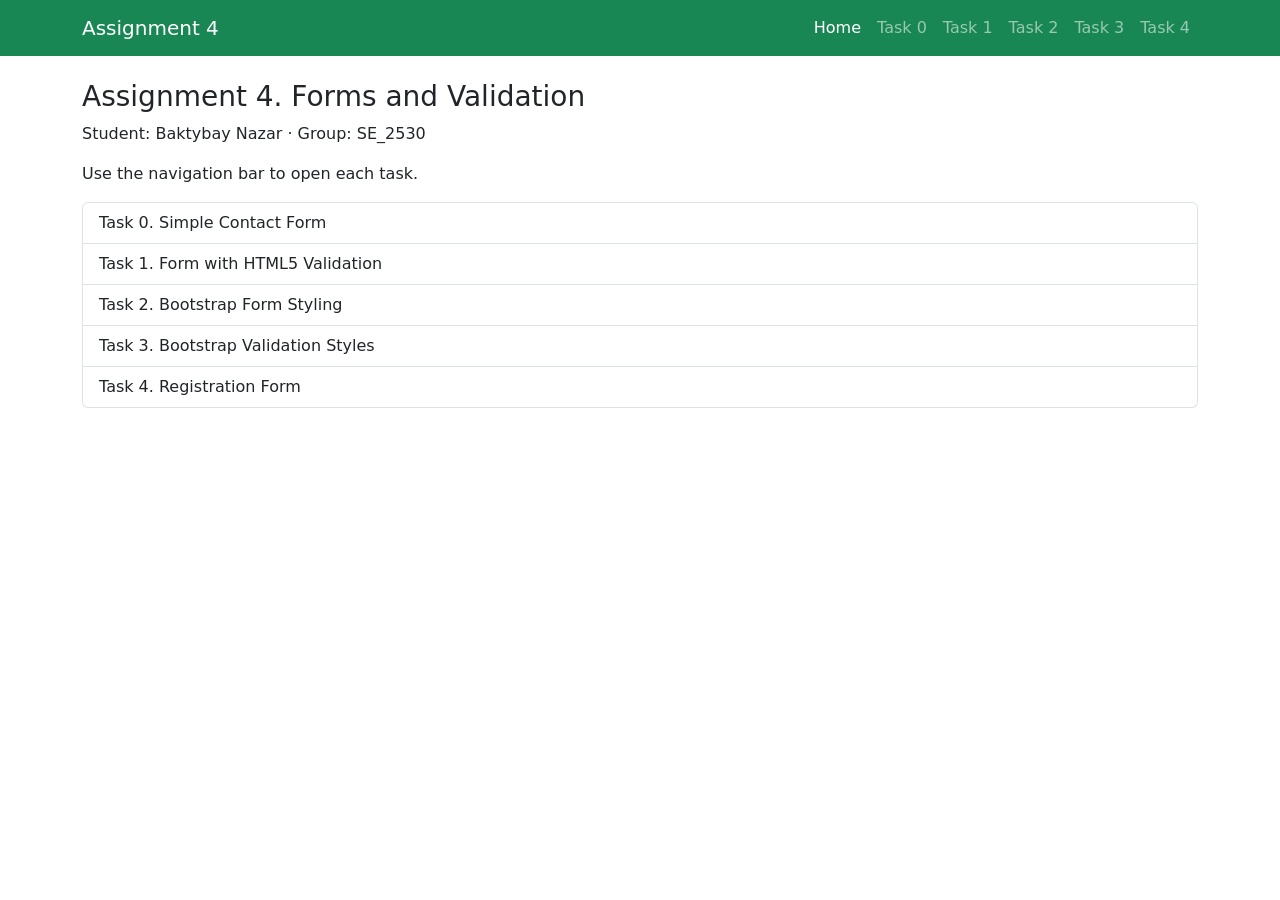
<file: index.html>
<!DOCTYPE html>
<html lang="en">
<head>
  <meta charset="UTF-8">
  <meta name="viewport" content="width=device-width, initial-scale=1">
  <title>Assignment 4. Forms and Validation</title>
  <link rel="stylesheet" href="https://cdn.jsdelivr.net/npm/bootstrap@5.3.3/dist/css/bootstrap.min.css">
</head>
<body>
  <nav class="navbar navbar-expand bg-success" data-bs-theme="dark">
    <div class="container flex-wrap">
      <a class="navbar-brand" href="index.html">Assignment 4</a>
      <ul class="navbar-nav flex-wrap">
        <li class="nav-item"><a class="nav-link active" aria-current="page" href="index.html">Home</a></li>
        <li class="nav-item"><a class="nav-link" href="task0.html">Task 0</a></li>
        <li class="nav-item"><a class="nav-link" href="task1.html">Task 1</a></li>
        <li class="nav-item"><a class="nav-link" href="task2.html">Task 2</a></li>
        <li class="nav-item"><a class="nav-link" href="task3.html">Task 3</a></li>
        <li class="nav-item"><a class="nav-link" href="task4.html">Task 4</a></li>
      </ul>
    </div>
  </nav>

  <main class="container my-4">
    <h1 class="h3">Assignment 4. Forms and Validation</h1>
    <p>Student: Baktybay Nazar &middot; Group: SE_2530</p>
    <p>Use the navigation bar to open each task.</p>
    <div class="list-group">
      <a class="list-group-item list-group-item-action" href="task0.html">Task 0. Simple Contact Form</a>
      <a class="list-group-item list-group-item-action" href="task1.html">Task 1. Form with HTML5 Validation</a>
      <a class="list-group-item list-group-item-action" href="task2.html">Task 2. Bootstrap Form Styling</a>
      <a class="list-group-item list-group-item-action" href="task3.html">Task 3. Bootstrap Validation Styles</a>
      <a class="list-group-item list-group-item-action" href="task4.html">Task 4. Registration Form</a>
    </div>
  </main>

</body>
</html>
</file>
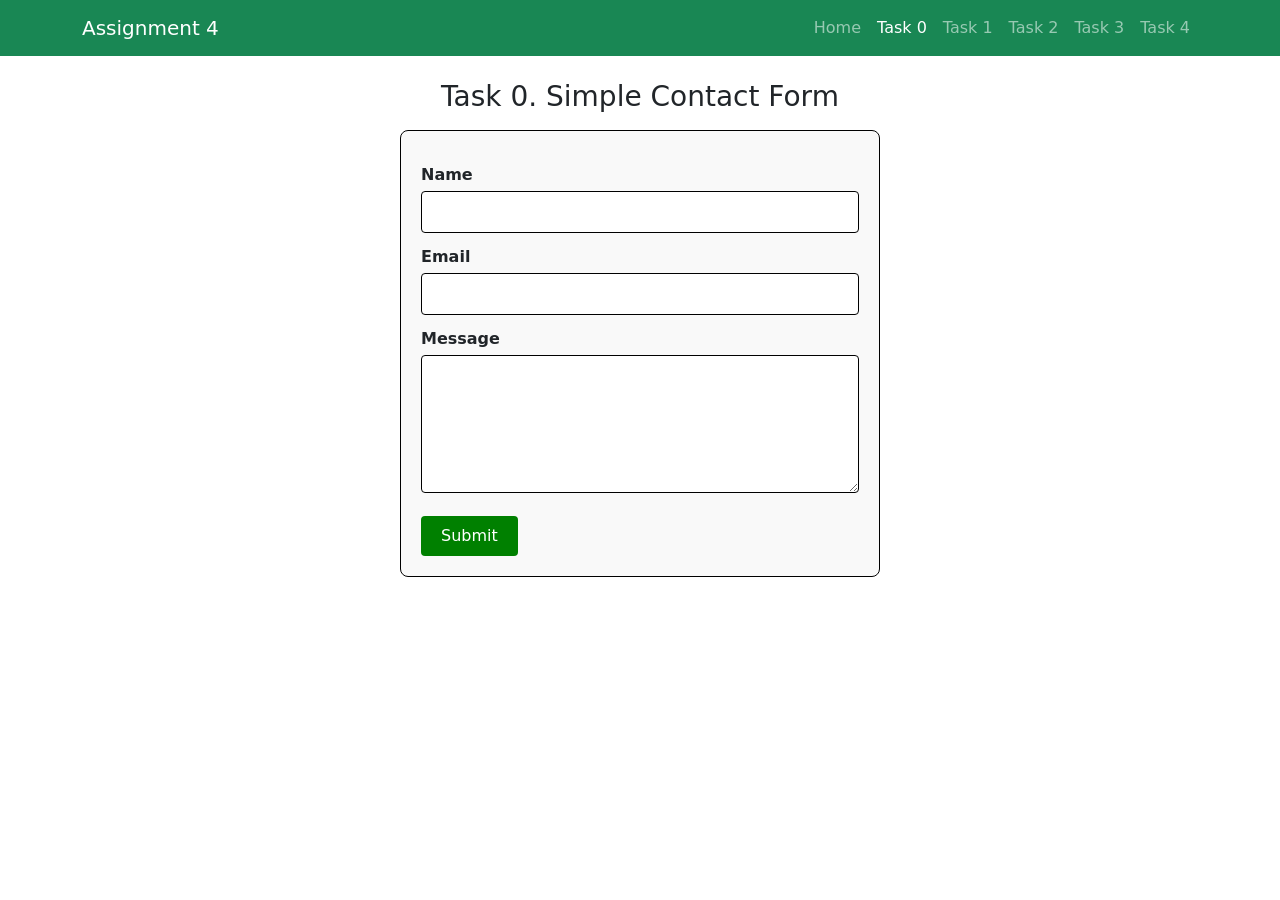
<file: task0.html>
<!DOCTYPE html>
<html lang="en">
<head>
  <meta charset="UTF-8">
  <meta name="viewport" content="width=device-width, initial-scale=1">
  <title>Task 0. Simple Contact Form</title>
  <link rel="stylesheet" href="https://cdn.jsdelivr.net/npm/bootstrap@5.3.3/dist/css/bootstrap.min.css">
  <link rel="stylesheet" href="style.css">
</head>
<body>
  <nav class="navbar navbar-expand bg-success" data-bs-theme="dark">
    <div class="container flex-wrap">
      <a class="navbar-brand" href="index.html">Assignment 4</a>
      <ul class="navbar-nav flex-wrap">
        <li class="nav-item"><a class="nav-link" href="index.html">Home</a></li>
        <li class="nav-item"><a class="nav-link active" aria-current="page" href="task0.html">Task 0</a></li>
        <li class="nav-item"><a class="nav-link" href="task1.html">Task 1</a></li>
        <li class="nav-item"><a class="nav-link" href="task2.html">Task 2</a></li>
        <li class="nav-item"><a class="nav-link" href="task3.html">Task 3</a></li>
        <li class="nav-item"><a class="nav-link" href="task4.html">Task 4</a></li>
      </ul>
    </div>
  </nav>

  <main class="container my-4">
    <h1 class="h3 text-center mb-3">Task 0. Simple Contact Form</h1>

    <form class="simple-form" action="#" method="get">
      <label for="name">Name</label>
      <input type="text" id="name" name="name">

      <label for="email">Email</label>
      <input type="email" id="email" name="email">

      <label for="message">Message</label>
      <textarea id="message" name="message" rows="5"></textarea>

      <button type="submit">Submit</button>
    </form>
  </main>

</body>
</html>
</file>
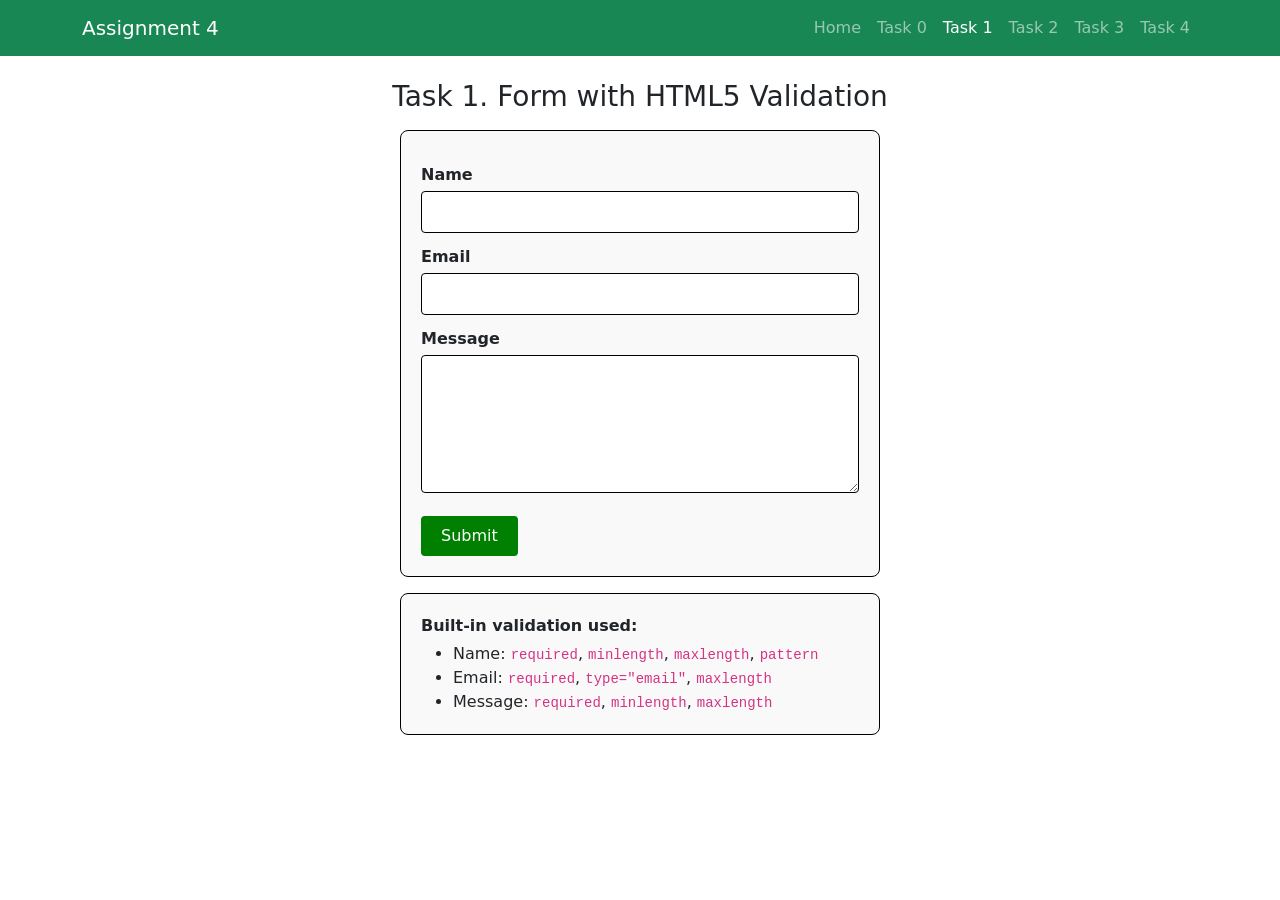
<file: task1.html>
<!DOCTYPE html>
<html lang="en">
<head>
  <meta charset="UTF-8">
  <meta name="viewport" content="width=device-width, initial-scale=1">
  <title>Task 1. Form with HTML5 Validation</title>
  <link rel="stylesheet" href="https://cdn.jsdelivr.net/npm/bootstrap@5.3.3/dist/css/bootstrap.min.css">
  <link rel="stylesheet" href="style.css">
</head>
<body>
  <nav class="navbar navbar-expand bg-success" data-bs-theme="dark">
    <div class="container flex-wrap">
      <a class="navbar-brand" href="index.html">Assignment 4</a>
      <ul class="navbar-nav flex-wrap">
        <li class="nav-item"><a class="nav-link" href="index.html">Home</a></li>
        <li class="nav-item"><a class="nav-link" href="task0.html">Task 0</a></li>
        <li class="nav-item"><a class="nav-link active" aria-current="page" href="task1.html">Task 1</a></li>
        <li class="nav-item"><a class="nav-link" href="task2.html">Task 2</a></li>
        <li class="nav-item"><a class="nav-link" href="task3.html">Task 3</a></li>
        <li class="nav-item"><a class="nav-link" href="task4.html">Task 4</a></li>
      </ul>
    </div>
  </nav>

  <main class="container my-4">
    <h1 class="h3 text-center mb-3">Task 1. Form with HTML5 Validation</h1>

    <form class="simple-form" action="#" method="get">
      <label for="name">Name</label>
      <input type="text" id="name" name="name" required minlength="2" maxlength="50"
             pattern="[\p{L} '\-]{2,50}" title="Letters only, 2 to 50 characters">

      <label for="email">Email</label>
      <input type="email" id="email" name="email" required maxlength="100">

      <label for="message">Message</label>
      <textarea id="message" name="message" rows="5" required minlength="10" maxlength="200"></textarea>

      <button type="submit">Submit</button>
    </form>

    <div class="simple-form mt-3">
      <p class="mb-1"><strong>Built-in validation used:</strong></p>
      <ul class="mb-0">
        <li>Name: <code>required</code>, <code>minlength</code>, <code>maxlength</code>, <code>pattern</code></li>
        <li>Email: <code>required</code>, <code>type="email"</code>, <code>maxlength</code></li>
        <li>Message: <code>required</code>, <code>minlength</code>, <code>maxlength</code></li>
      </ul>
    </div>
  </main>

</body>
</html>
</file>
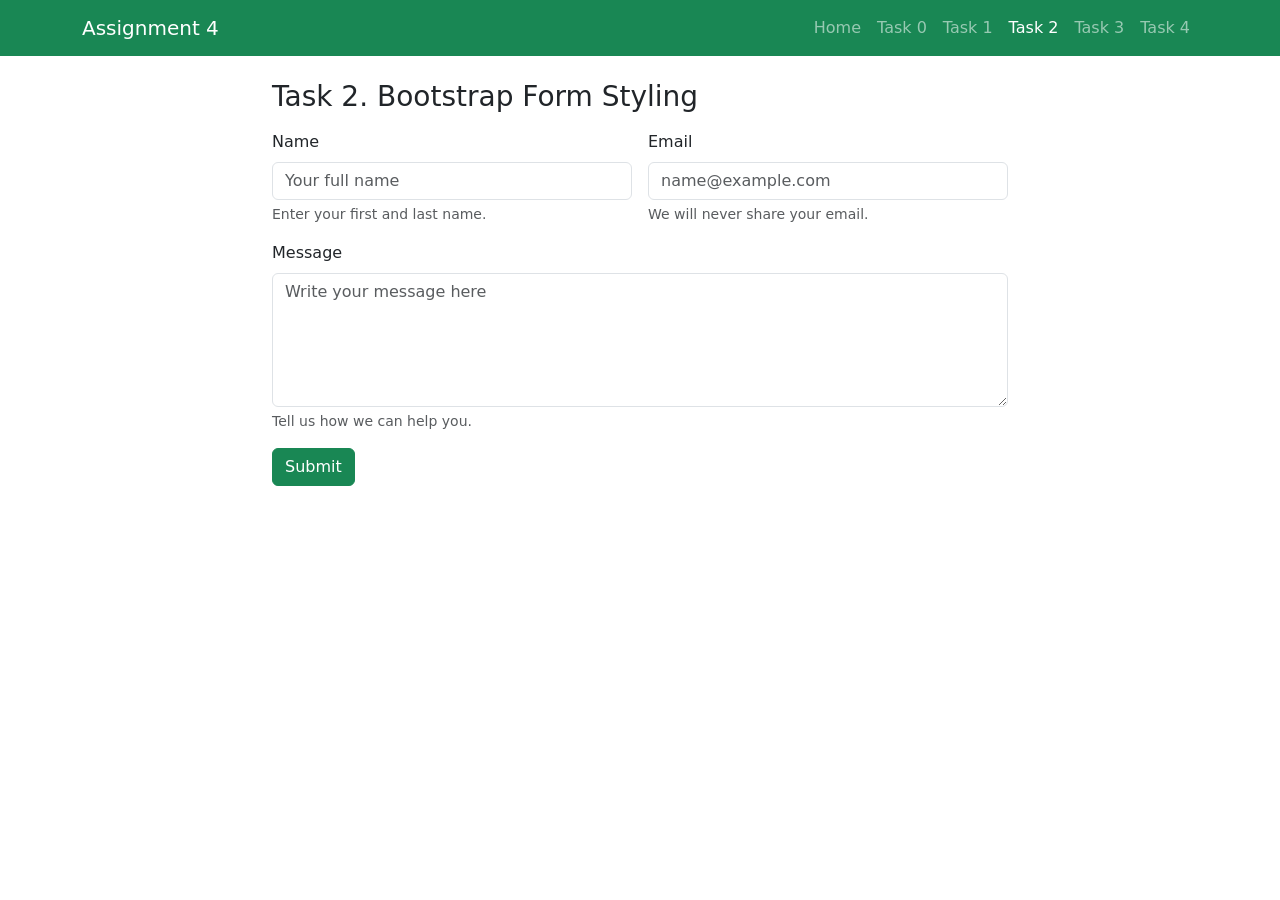
<file: task2.html>
<!DOCTYPE html>
<html lang="en">
<head>
  <meta charset="UTF-8">
  <meta name="viewport" content="width=device-width, initial-scale=1">
  <title>Task 2. Bootstrap Form Styling</title>
  <link rel="stylesheet" href="https://cdn.jsdelivr.net/npm/bootstrap@5.3.3/dist/css/bootstrap.min.css">
</head>
<body>
  <nav class="navbar navbar-expand bg-success" data-bs-theme="dark">
    <div class="container flex-wrap">
      <a class="navbar-brand" href="index.html">Assignment 4</a>
      <ul class="navbar-nav flex-wrap">
        <li class="nav-item"><a class="nav-link" href="index.html">Home</a></li>
        <li class="nav-item"><a class="nav-link" href="task0.html">Task 0</a></li>
        <li class="nav-item"><a class="nav-link" href="task1.html">Task 1</a></li>
        <li class="nav-item"><a class="nav-link active" aria-current="page" href="task2.html">Task 2</a></li>
        <li class="nav-item"><a class="nav-link" href="task3.html">Task 3</a></li>
        <li class="nav-item"><a class="nav-link" href="task4.html">Task 4</a></li>
      </ul>
    </div>
  </nav>

  <main class="container my-4">
    <div class="row justify-content-center">
      <div class="col-lg-8">
        <h1 class="h3 mb-3">Task 2. Bootstrap Form Styling</h1>

        <form action="#" method="get">
          <div class="row g-3">
            <div class="col-md-6">
              <label for="name" class="form-label">Name</label>
              <input type="text" class="form-control" id="name" name="name" placeholder="Your full name">
              <div class="form-text">Enter your first and last name.</div>
            </div>

            <div class="col-md-6">
              <label for="email" class="form-label">Email</label>
              <input type="email" class="form-control" id="email" name="email" placeholder="name@example.com">
              <div class="form-text">We will never share your email.</div>
            </div>

            <div class="col-12">
              <label for="message" class="form-label">Message</label>
              <textarea class="form-control" id="message" name="message" rows="5" placeholder="Write your message here"></textarea>
              <div class="form-text">Tell us how we can help you.</div>
            </div>

            <div class="col-12">
              <button type="submit" class="btn btn-success">Submit</button>
            </div>
          </div>
        </form>
      </div>
    </div>
  </main>

</body>
</html>
</file>
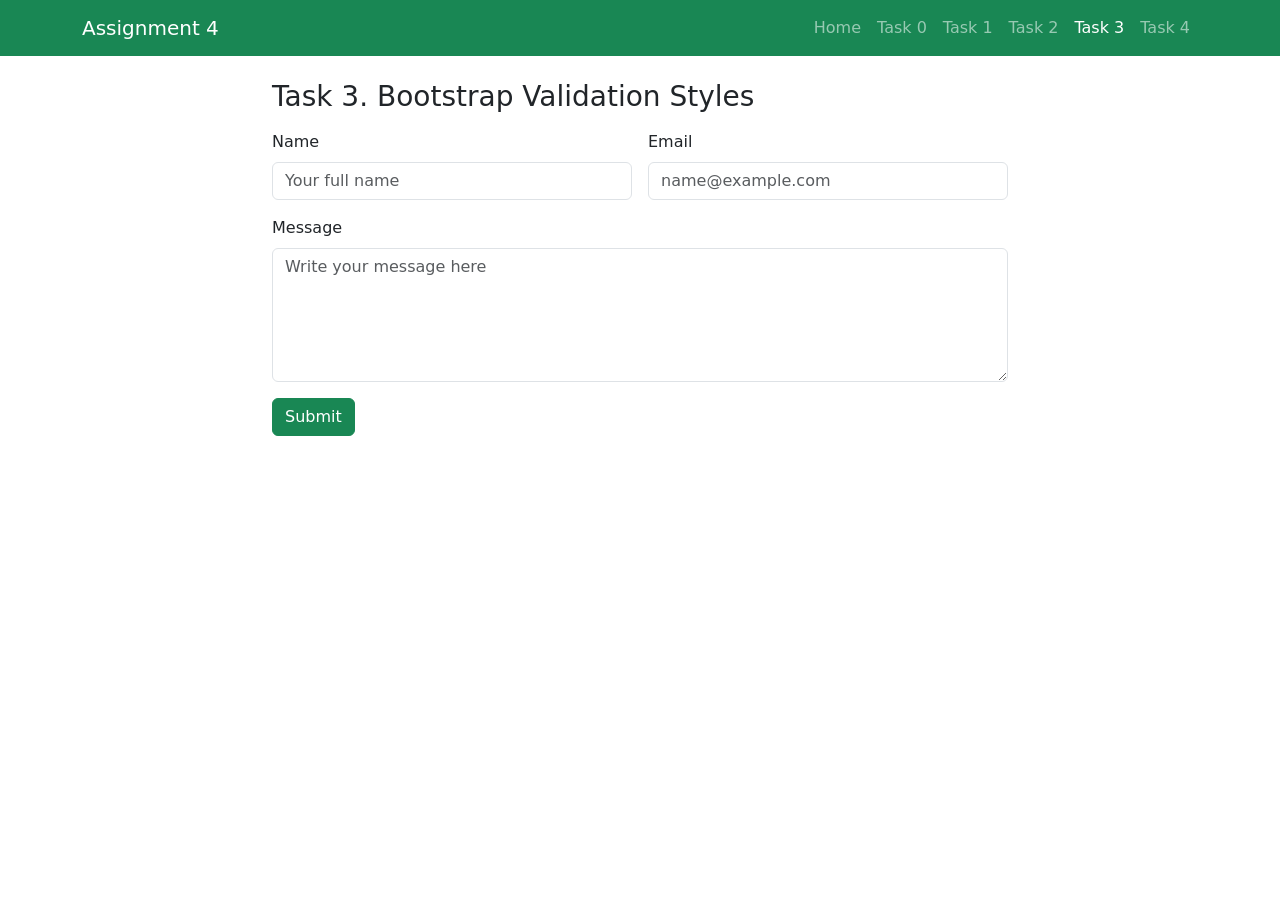
<file: task3.html>
<!DOCTYPE html>
<html lang="en">
<head>
  <meta charset="UTF-8">
  <meta name="viewport" content="width=device-width, initial-scale=1">
  <title>Task 3. Bootstrap Validation Styles</title>
  <link rel="stylesheet" href="https://cdn.jsdelivr.net/npm/bootstrap@5.3.3/dist/css/bootstrap.min.css">
</head>
<body>
  <nav class="navbar navbar-expand bg-success" data-bs-theme="dark">
    <div class="container flex-wrap">
      <a class="navbar-brand" href="index.html">Assignment 4</a>
      <ul class="navbar-nav flex-wrap">
        <li class="nav-item"><a class="nav-link" href="index.html">Home</a></li>
        <li class="nav-item"><a class="nav-link" href="task0.html">Task 0</a></li>
        <li class="nav-item"><a class="nav-link" href="task1.html">Task 1</a></li>
        <li class="nav-item"><a class="nav-link" href="task2.html">Task 2</a></li>
        <li class="nav-item"><a class="nav-link active" aria-current="page" href="task3.html">Task 3</a></li>
        <li class="nav-item"><a class="nav-link" href="task4.html">Task 4</a></li>
      </ul>
    </div>
  </nav>

  <main class="container my-4">
    <div class="row justify-content-center">
      <div class="col-lg-8">
        <h1 class="h3 mb-3">Task 3. Bootstrap Validation Styles</h1>

        <form id="contactForm" action="#" novalidate>
          <div class="alert alert-success d-none success-message" role="alert">Form submitted successfully!</div>

          <div class="row g-3">
            <div class="col-md-6">
              <label for="name" class="form-label">Name</label>
              <input type="text" class="form-control" id="name" name="name" placeholder="Your full name"
                     required minlength="2" maxlength="50"
                     data-required="Name is required" data-invalid="Name must be at least 2 characters">
              <div class="valid-feedback">Looks good!</div>
              <div class="invalid-feedback">Name is required</div>
            </div>

            <div class="col-md-6">
              <label for="email" class="form-label">Email</label>
              <input type="email" class="form-control" id="email" name="email" placeholder="name@example.com"
                     required
                     data-required="Email is required" data-invalid="Please enter a valid email address">
              <div class="valid-feedback">Looks good!</div>
              <div class="invalid-feedback">Email is required</div>
            </div>

            <div class="col-12">
              <label for="message" class="form-label">Message</label>
              <textarea class="form-control" id="message" name="message" rows="5" placeholder="Write your message here"
                        required minlength="10" maxlength="200"
                        data-required="Message is required" data-invalid="Message must be at least 10 characters"></textarea>
              <div class="valid-feedback">Looks good!</div>
              <div class="invalid-feedback">Message is required</div>
            </div>

            <div class="col-12">
              <button type="submit" class="btn btn-success">Submit</button>
            </div>
          </div>
        </form>
      </div>
    </div>
  </main>

  <script src="validation.js"></script>
</body>
</html>
</file>
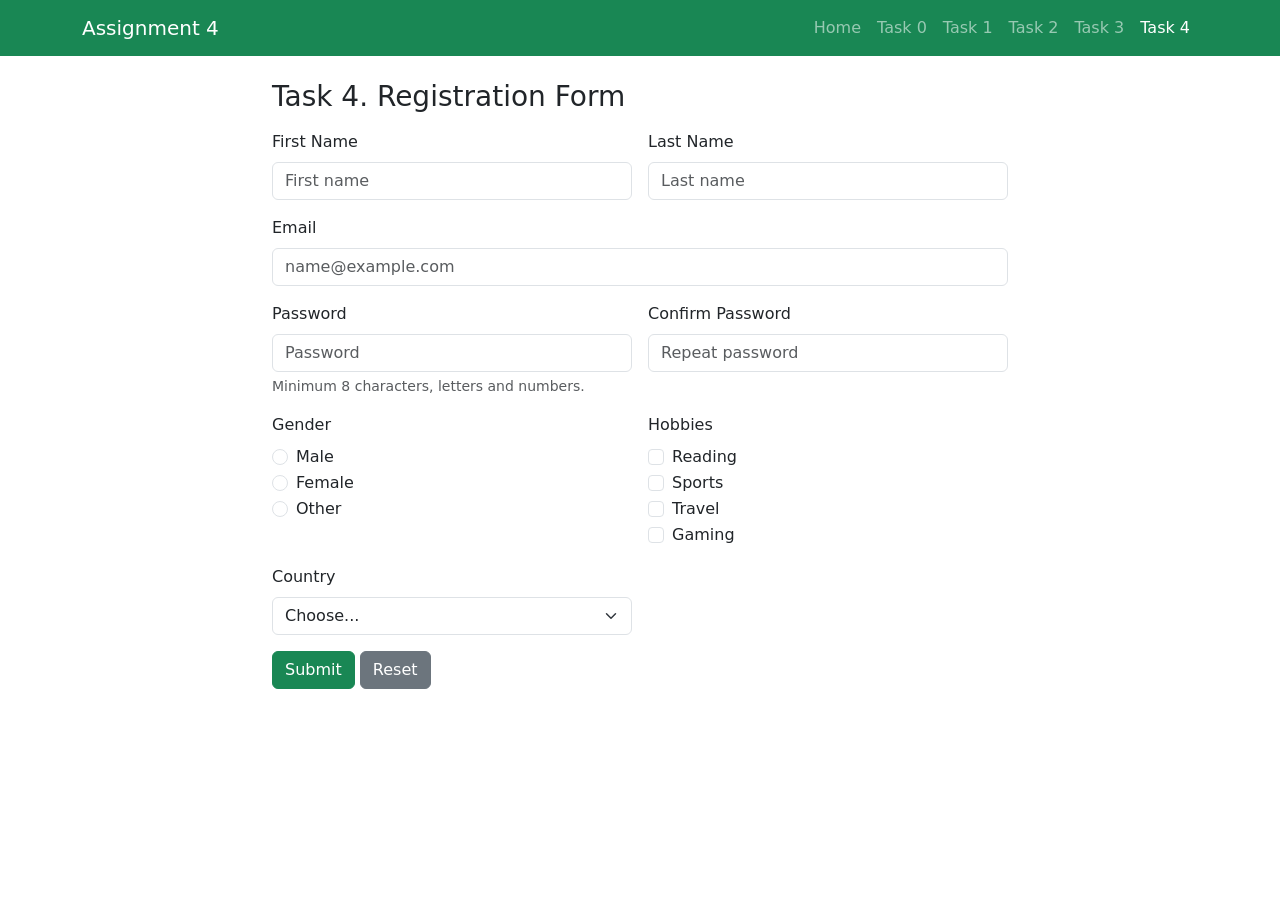
<file: task4.html>
<!DOCTYPE html>
<html lang="en">
<head>
  <meta charset="UTF-8">
  <meta name="viewport" content="width=device-width, initial-scale=1">
  <title>Task 4. Registration Form</title>
  <link rel="stylesheet" href="https://cdn.jsdelivr.net/npm/bootstrap@5.3.3/dist/css/bootstrap.min.css">
</head>
<body>
  <nav class="navbar navbar-expand bg-success" data-bs-theme="dark">
    <div class="container flex-wrap">
      <a class="navbar-brand" href="index.html">Assignment 4</a>
      <ul class="navbar-nav flex-wrap">
        <li class="nav-item"><a class="nav-link" href="index.html">Home</a></li>
        <li class="nav-item"><a class="nav-link" href="task0.html">Task 0</a></li>
        <li class="nav-item"><a class="nav-link" href="task1.html">Task 1</a></li>
        <li class="nav-item"><a class="nav-link" href="task2.html">Task 2</a></li>
        <li class="nav-item"><a class="nav-link" href="task3.html">Task 3</a></li>
        <li class="nav-item"><a class="nav-link active" aria-current="page" href="task4.html">Task 4</a></li>
      </ul>
    </div>
  </nav>

  <main class="container my-4">
    <div class="row justify-content-center">
      <div class="col-lg-8">
        <h1 class="h3 mb-3">Task 4. Registration Form</h1>

        <form id="registerForm" action="#" novalidate>
          <div class="alert alert-success d-none success-message" role="alert">Registration completed successfully!</div>

          <div class="row g-3">
            <div class="col-md-6">
              <label for="firstName" class="form-label">First Name</label>
              <input type="text" class="form-control" id="firstName" name="firstName" placeholder="First name"
                     required minlength="2" maxlength="30"
                     data-required="First name is required" data-invalid="First name must be at least 2 characters">
              <div class="valid-feedback">Looks good!</div>
              <div class="invalid-feedback">First name is required</div>
            </div>

            <div class="col-md-6">
              <label for="lastName" class="form-label">Last Name</label>
              <input type="text" class="form-control" id="lastName" name="lastName" placeholder="Last name"
                     required minlength="2" maxlength="30"
                     data-required="Last name is required" data-invalid="Last name must be at least 2 characters">
              <div class="valid-feedback">Looks good!</div>
              <div class="invalid-feedback">Last name is required</div>
            </div>

            <div class="col-12">
              <label for="email" class="form-label">Email</label>
              <input type="email" class="form-control" id="email" name="email" placeholder="name@example.com"
                     required
                     data-required="Email is required" data-invalid="Please enter a valid email address">
              <div class="valid-feedback">Looks good!</div>
              <div class="invalid-feedback">Email is required</div>
            </div>

            <div class="col-md-6">
              <label for="password" class="form-label">Password</label>
              <input type="password" class="form-control" id="password" name="password" placeholder="Password"
                     required minlength="8" pattern="(?=.*[A-Za-z])(?=.*[0-9]).{8,}"
                     data-required="Password is required"
                     data-invalid="At least 8 characters, with a letter and a number">
              <div class="form-text">Minimum 8 characters, letters and numbers.</div>
              <div class="valid-feedback">Looks good!</div>
              <div class="invalid-feedback">Password is required</div>
            </div>

            <div class="col-md-6">
              <label for="confirmPassword" class="form-label">Confirm Password</label>
              <input type="password" class="form-control" id="confirmPassword" name="confirmPassword" placeholder="Repeat password"
                     required data-match="#password"
                     data-required="Please confirm your password">
              <div class="valid-feedback">Passwords match!</div>
              <div class="invalid-feedback">Please confirm your password</div>
            </div>

            <div class="col-md-6">
              <span class="form-label d-block">Gender</span>
              <div class="form-check">
                <input class="form-check-input" type="radio" name="gender" id="genderMale" value="male" required>
                <label class="form-check-label" for="genderMale">Male</label>
              </div>
              <div class="form-check">
                <input class="form-check-input" type="radio" name="gender" id="genderFemale" value="female" required>
                <label class="form-check-label" for="genderFemale">Female</label>
              </div>
              <div class="form-check">
                <input class="form-check-input" type="radio" name="gender" id="genderOther" value="other" required>
                <label class="form-check-label" for="genderOther">Other</label>
                <div class="invalid-feedback">Please select your gender</div>
              </div>
            </div>

            <div class="col-md-6">
              <span class="form-label d-block">Hobbies</span>
              <div class="form-check">
                <input class="form-check-input" type="checkbox" name="hobbies" id="hobbyReading" value="reading">
                <label class="form-check-label" for="hobbyReading">Reading</label>
              </div>
              <div class="form-check">
                <input class="form-check-input" type="checkbox" name="hobbies" id="hobbySports" value="sports">
                <label class="form-check-label" for="hobbySports">Sports</label>
              </div>
              <div class="form-check">
                <input class="form-check-input" type="checkbox" name="hobbies" id="hobbyTravel" value="travel">
                <label class="form-check-label" for="hobbyTravel">Travel</label>
              </div>
              <div class="form-check">
                <input class="form-check-input" type="checkbox" name="hobbies" id="hobbyGaming" value="gaming">
                <label class="form-check-label" for="hobbyGaming">Gaming</label>
              </div>
            </div>

            <div class="col-md-6">
              <label for="country" class="form-label">Country</label>
              <select class="form-select" id="country" name="country" required>
                <option value="">Choose...</option>
                <option value="kz">Kazakhstan</option>
                <option value="ru">Russia</option>
                <option value="us">United States</option>
                <option value="uk">United Kingdom</option>
                <option value="de">Germany</option>
              </select>
              <div class="valid-feedback">Looks good!</div>
              <div class="invalid-feedback">Please select a country</div>
            </div>

            <div class="col-12">
              <button type="submit" class="btn btn-success">Submit</button>
              <button type="reset" class="btn btn-secondary">Reset</button>
            </div>
          </div>
        </form>
      </div>
    </div>
  </main>

  <script src="validation.js"></script>
</body>
</html>
</file>
<file: style.css>
.simple-form {
  max-width: 480px;
  margin: 0 auto;
  padding: 20px;
  border: 1px solid #000000;
  border-radius: 8px;
  background: #f9f9f9;
}

.simple-form label {
  display: block;
  margin-top: 12px;
  margin-bottom: 4px;
  font-weight: bold;
}

.simple-form input,
.simple-form textarea {
  width: 100%;
  padding: 8px;
  border: 1px solid #000000;
  border-radius: 4px;
  box-sizing: border-box;
}

.simple-form button {
  margin-top: 16px;
  padding: 8px 20px;
  border: 0;
  border-radius: 4px;
  background: green;
  color: #fff;
  cursor: pointer;
}
</file>
